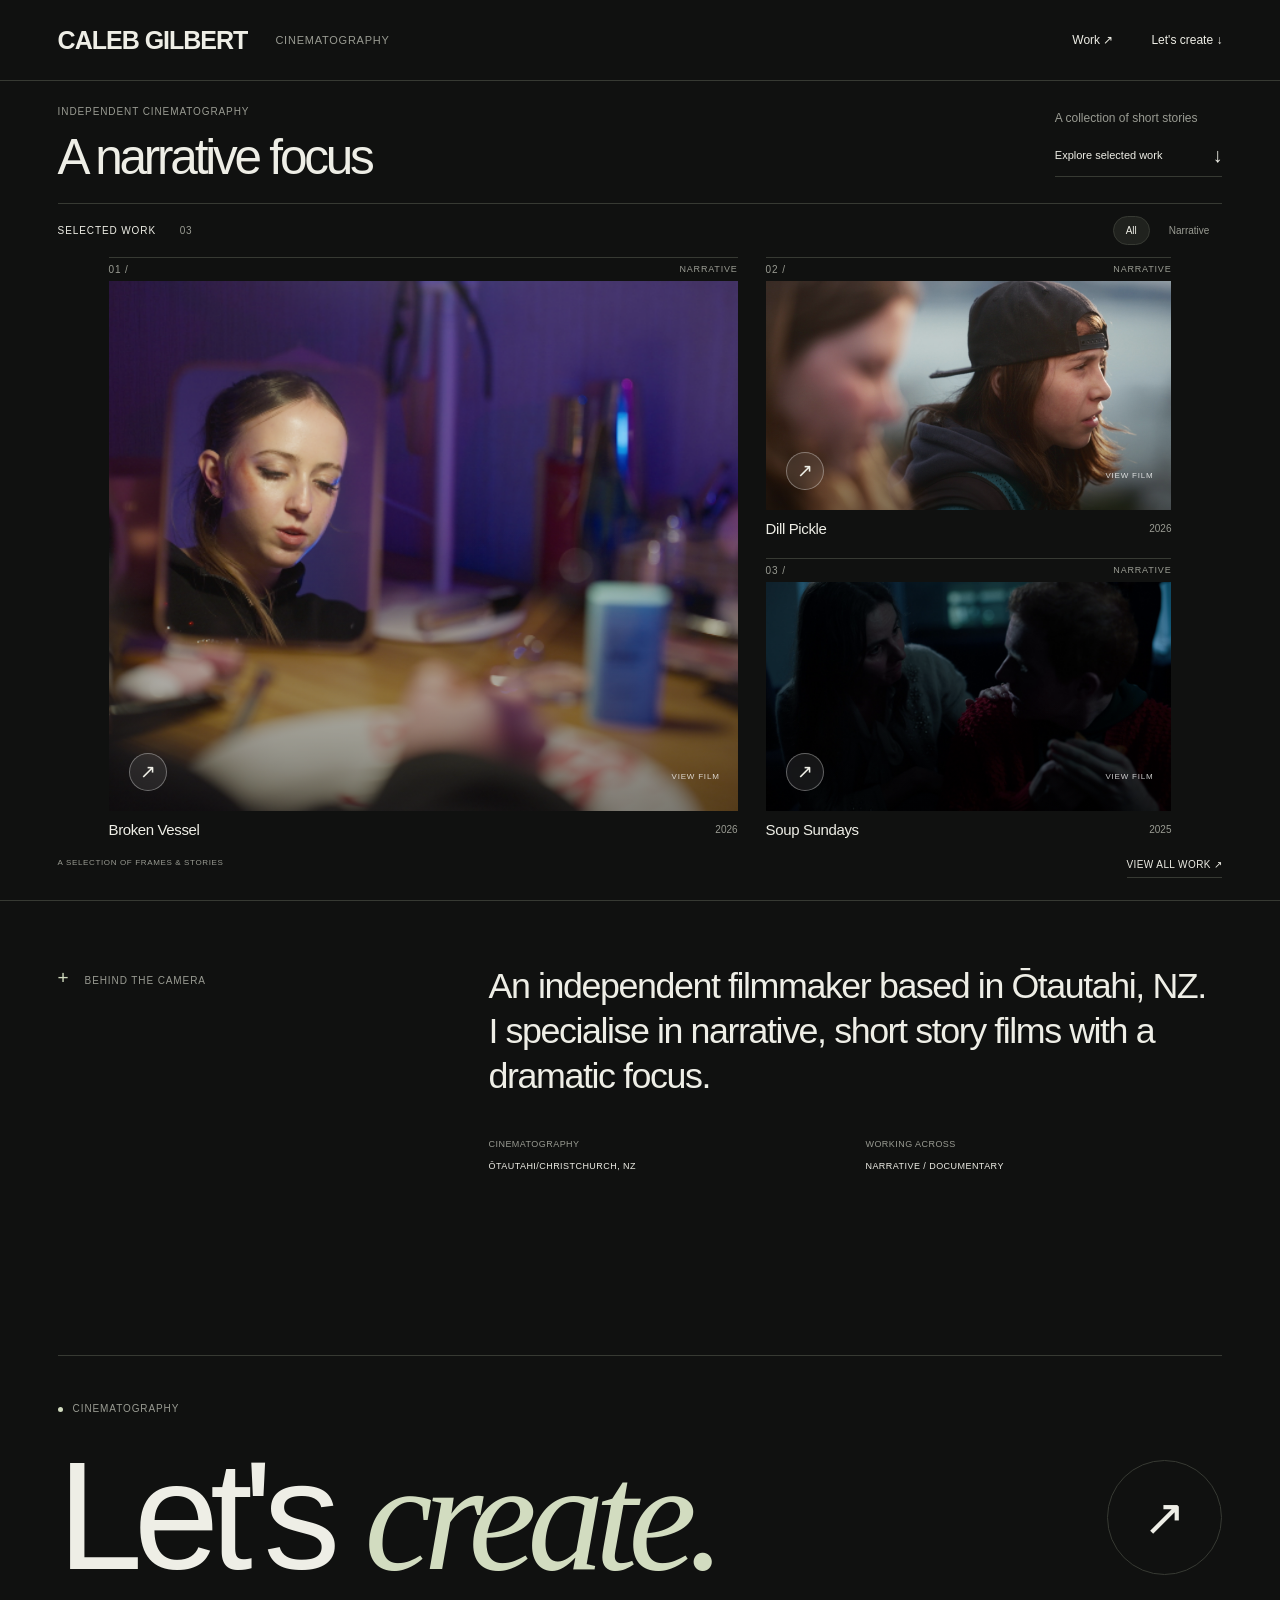
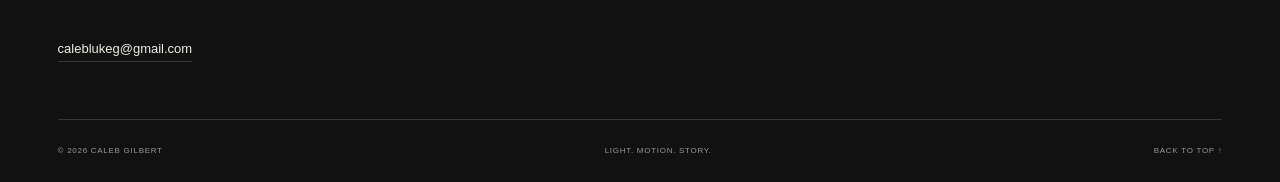
<file: index.html>
<!doctype html>
<html lang="en">
<head>
  <meta charset="utf-8">
  <meta name="viewport" content="width=device-width, initial-scale=1">
  <meta name="theme-color" content="#101110">
  <meta name="description" content="A cinematography portfolio. Selected films, stories and collaborations.">
  <title>Portfolio — Cinematography</title>
  <style>html{background:#101110}.site-loader{display:none}.is-loading body>header,.is-loading body>main,.is-loading body>footer{visibility:hidden}.is-loading .site-loader{display:block;position:fixed;inset:0;z-index:100;background:#101110}.is-loading .loading-frame{position:absolute;border:1px solid #373a33}.is-loading .loading-frame:nth-child(1){left:12%;top:24%;width:45%;height:52%}.is-loading .loading-frame:nth-child(2){left:60%;top:24%;width:28%;height:24%}.is-loading .loading-frame:nth-child(3){left:60%;top:52%;width:28%;height:24%}</style>
  <script>document.documentElement.classList.add('is-loading');window.portfolioBoot=setTimeout(function(){document.documentElement.classList.remove('is-loading');},6000);</script>
  <link rel="icon" href="assets/favicon.svg" type="image/svg+xml">
  <link rel="stylesheet" href="style.css">
  <script src="media.js" defer></script>
  <script src="site.js" defer></script>
  <script src="hover-video.js" defer></script>
  <script src="app.js" defer></script>
</head>
<body id="top" class="home-page" data-root="./" data-page="home">
  <div id="site-loader" class="site-loader" aria-hidden="true"><div class="loading-frame"></div><div class="loading-frame"></div><div class="loading-frame"></div></div>
  <a class="skip-link" href="#work">Skip to selected work</a>
  <header class="site-header wrap">
    <a class="identity" data-link="home" href="./" aria-label="Home"><span data-profile="name">Portfolio</span><span class="identity-role" data-profile="role">Cinematography</span></a>
    <nav aria-label="Main navigation"><a data-link="work" href="work/">Work <span>↗</span></a><a data-link="information" href="#information">Let's create <span>↓</span></a></nav>
  </header>
  <main>
    <div class="showcase">
    <section class="introduction wrap" aria-labelledby="intro-title">
      <div><p class="eyebrow" id="hero-eyebrow">Independent cinematography</p><h1 id="intro-title">In a different<br>light.</h1></div>
      <div class="intro-aside"><p data-profile="intro">A collection of stories told through light, movement and the moments in between.</p><a class="text-link" href="#work">Explore selected work <span aria-hidden="true">↓</span></a></div>
    </section>
    <section id="work" class="work-section wrap" aria-labelledby="work-title">
      <div class="section-bar"><h2 id="work-title">Selected work <span id="work-count">03</span></h2><div id="filters" class="filters" role="group" aria-label="Filter films"></div></div>
      <div id="projects" class="project-grid" aria-live="polite" aria-busy="true"></div>
      <p id="featured-empty" hidden><a data-link="work" href="work/">Explore the full filmography ↗</a></p>
      <p id="load-error" class="load-error" hidden>The collection is currently unavailable. Please try again later.</p>
      <noscript><p>Enable JavaScript to view the films and portfolio content.</p></noscript>
      <div class="gallery-note"><span>A selection of frames & stories</span><a class="all-work-link" data-link="work" href="work/">View all work ↗</a></div>
    </section>
    </div>
    <section id="information" class="create-section" aria-labelledby="contact-title">
      <span id="contact" class="contact-anchor" aria-hidden="true"></span>
      <div class="information wrap">
        <div class="section-label"><span class="tiny-cross" aria-hidden="true">+</span><h2 id="information-title">Behind the camera</h2></div>
        <div class="information-copy"><p class="large-copy" data-profile="biography"></p><div class="information-details"><p><span class="muted">Cinematography</span><span data-profile="location"></span></p><p><span class="muted">Working across</span><span id="categories"></span></p></div></div>
      </div>
      <div class="contact wrap">
        <p class="eyebrow"><span class="availability-dot" aria-hidden="true"></span><span data-profile="availability"></span></p>
        <div class="contact-line"><h2 id="contact-title">Let's <em>create.</em></h2><a id="contact-button" class="contact-circle" href="#contact" aria-label="Contact details"><span aria-hidden="true">↗</span></a></div>
        <div class="contact-bottom"><p id="contact-email"></p><div id="social-links" class="social-links"></div></div>
      </div>
    </section>
  </main>
  <footer class="site-footer wrap"><span>© <span id="copyright-year"></span> <span data-profile="name">Portfolio</span></span><span>Light. Motion. Story.</span><a href="#top">Back to top ↑</a></footer>
</body>
</html>
</file>
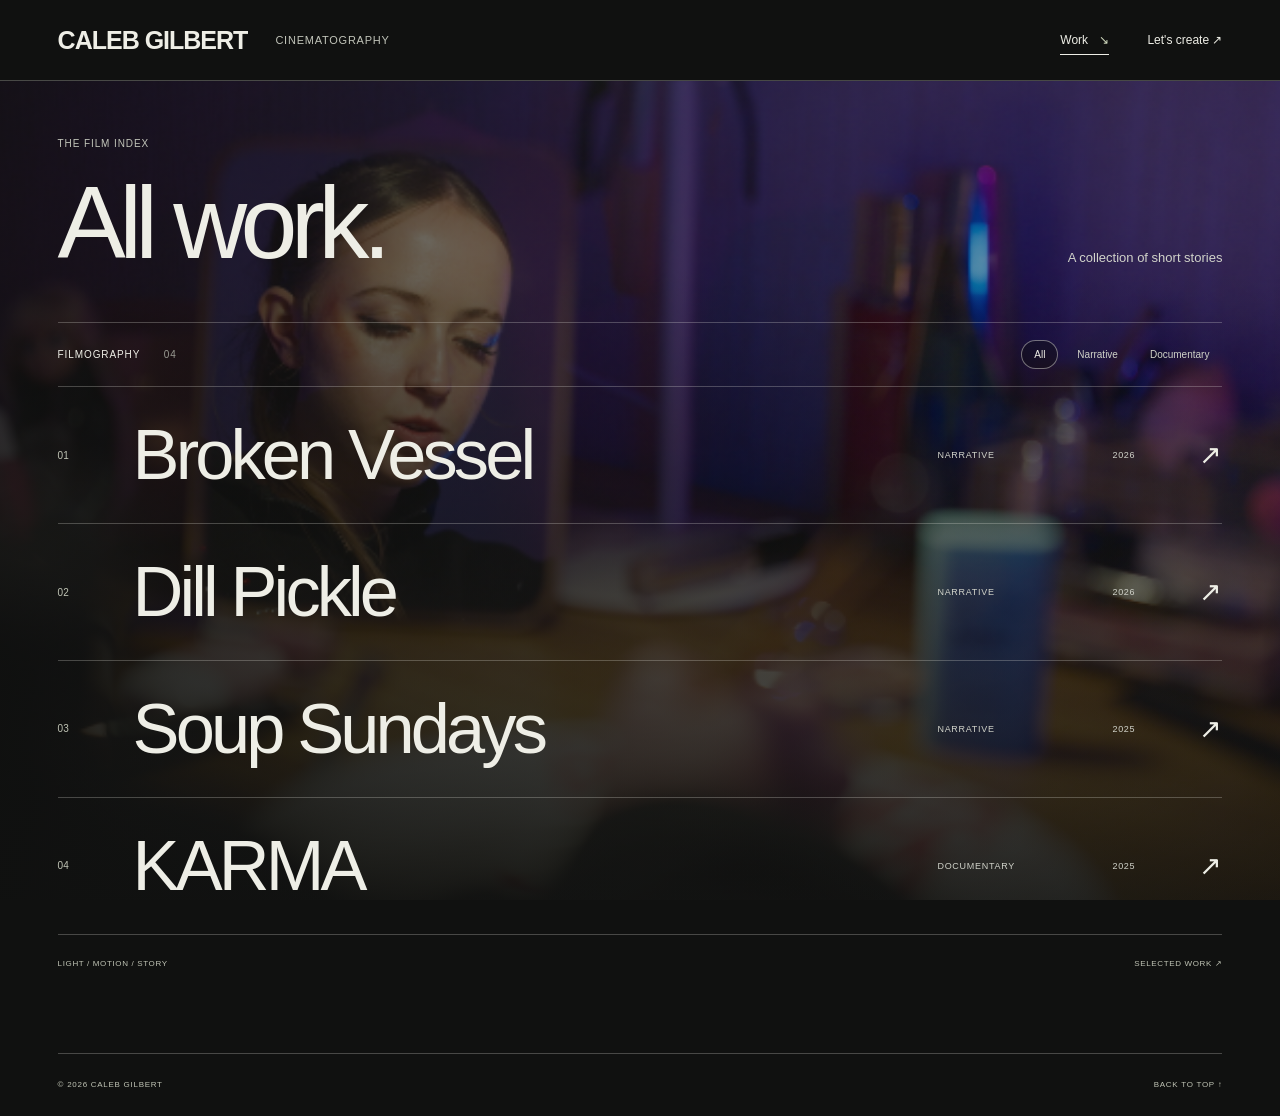
<file: work/index.html>
<!doctype html>
<html lang="en">
<head>
  <meta charset="utf-8">
  <meta name="viewport" content="width=device-width, initial-scale=1">
  <meta name="theme-color" content="#101110">
  <meta name="description" content="Films and selected cinematography.">
  <title>All work — Cinematography</title>
  <link rel="icon" href="../assets/favicon.svg" type="image/svg+xml">
  <link rel="stylesheet" href="../style.css">
  <link rel="stylesheet" href="../work.css">
  <script src="../media.js" defer></script>
  <script src="../site.js" defer></script>
  <script src="../work.js" defer></script>
</head>
<body id="top" class="archive-page" data-root="../" data-page="work">
  <a class="skip-link" href="#film-list">Skip to films</a>
  <div id="archive-preview" class="archive-preview" aria-hidden="true"><div class="preview-layer"></div><div class="preview-layer"></div></div>
  <header class="site-header wrap">
    <a class="identity" data-link="home" href="../"><span data-profile="name">Portfolio</span><span class="identity-role" data-profile="role">Cinematography</span></a>
    <nav aria-label="Main navigation"><a class="nav-active" data-link="work" href="./" aria-current="page">Work <span>↘</span></a><a data-link="information" href="../#information">Let's create <span>↗</span></a></nav>
  </header>
  <main class="archive-main wrap">
    <div class="archive-heading"><div><p class="eyebrow">The film index</p><h1>All work.</h1></div><p class="archive-intro" data-profile="intro"></p></div>
    <div class="section-bar"><h2>Filmography <span id="archive-count">00</span></h2><div id="archive-filters" class="filters" role="group" aria-label="Filter films"></div></div>
    <div id="film-list" class="film-list" aria-live="polite" aria-busy="true"></div>
    <p id="archive-error" hidden>The collection is currently unavailable. Please try again later.</p>
    <p id="archive-empty" hidden>No films in this category.</p>
    <noscript><p>Enable JavaScript to view the film index.</p></noscript>
    <div class="archive-footnote"><span>Light / Motion / Story</span><a data-link="home" href="../">Selected work ↗</a></div>
  </main>
  <footer class="site-footer wrap"><span>© <span data-year></span> <span data-profile="name">Portfolio</span></span><a href="#top">Back to top ↑</a></footer>
</body>
</html>
</file>
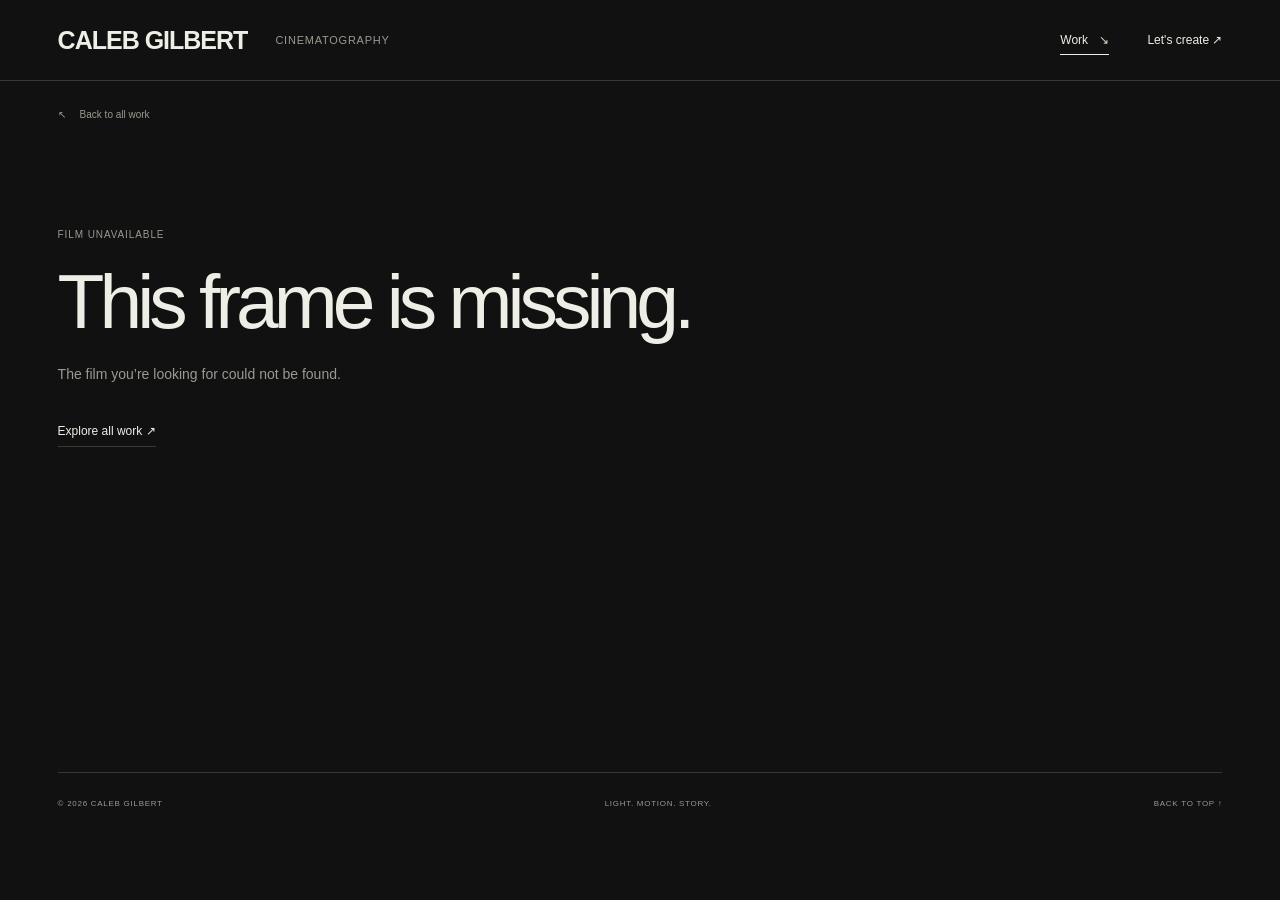
<file: work/film.html>
<!doctype html>
<html lang="en">
<head>
  <meta charset="utf-8">
  <meta name="viewport" content="width=device-width, initial-scale=1">
  <meta name="theme-color" content="#101110">
  <meta name="description" content="__PROJECT_DESCRIPTION__">
  <meta property="og:title" content="__PROJECT_TITLE__">
  <meta property="og:description" content="__PROJECT_DESCRIPTION__">
  <meta property="og:type" content="website">
  <meta property="og:url" content="__PROJECT_CANONICAL__">
  <meta property="og:image" content="__PROJECT_IMAGE__">
  <link rel="canonical" href="__PROJECT_CANONICAL__">
  <title>__PROJECT_TITLE__ — __PROFILE_NAME__</title>
  <link rel="icon" href="../../assets/favicon.svg" type="image/svg+xml">
  <link rel="stylesheet" href="../../style.css">
  <link rel="stylesheet" href="../../project.css">
  <script src="../../media.js" defer></script>
  <script src="../../site.js" defer></script>
  <script src="../../project.js" defer></script>
</head>
<body id="top" data-root="../../" data-page="film" data-project="__PROJECT_ID__">
  <a class="skip-link" href="#film-content">Skip to film</a>
  <header class="site-header wrap">
    <a class="identity" href="../../" data-link="home" aria-label="Home"><span data-profile="name">Portfolio</span><span class="identity-role" data-profile="role">Cinematography</span></a>
    <nav aria-label="Main navigation"><a class="nav-active" data-link="work" href="../../work/">Work <span aria-hidden="true">↘</span></a><a data-link="information" href="../../#information">Let's create <span aria-hidden="true">↗</span></a></nav>
  </header>
  <main id="film-content" class="project-page" aria-busy="true">
    <div class="project-breadcrumb wrap"><a data-link="work" href="../../work/"><span aria-hidden="true">↖</span> Back to all work</a><span id="project-position"></span></div>
    <article id="project-content" hidden>
      <header class="project-heading wrap">
        <p id="project-meta" class="eyebrow"></p>
        <h1 id="project-title" class="project-title">__PROJECT_TITLE__</h1>
      </header>
      <section id="project-stage" class="project-stage" aria-label="Film player">
        <div id="project-poster" class="project-poster">
          <div id="project-cover" class="project-cover"><span class="project-cover-fallback" hidden>Film still</span></div>
          <div class="project-stage-shade" aria-hidden="true"></div>
          <button id="project-play" class="project-play" type="button" hidden><span class="project-play-circle" aria-hidden="true">▶</span><span>Play film</span></button>
          <p id="project-stage-caption" class="project-stage-caption" aria-hidden="true"></p>
        </div>
        <div id="project-player" class="project-player" hidden></div>
      </section>
      <div class="project-player-bar wrap"><p id="project-player-status" role="status" aria-live="polite"></p><button id="project-stop" type="button" hidden>Stop film <span aria-hidden="true">×</span></button></div>
      <section id="project-information" class="project-information wrap project-reveal" aria-label="Film information">
        <div id="project-synopsis" class="project-synopsis"><h2 class="project-section-title">About the film</h2><p id="project-description"></p></div>
        <aside class="project-facts"><section id="project-credits-section" hidden><h2 class="project-section-title">Credits</h2><dl id="project-credits" class="project-fact-list"></dl></section><section id="project-equipment-section" hidden><h2 class="project-section-title">Equipment</h2><dl id="project-equipment" class="project-fact-list"></dl></section><a id="project-press-kit" class="project-resource" hidden target="_blank" rel="noopener noreferrer">Download press kit <span aria-hidden="true">↗</span></a></aside>
      </section>
      <section id="project-stills-section" class="project-stills-section wrap" aria-labelledby="project-stills-title" hidden>
        <div class="project-section-bar"><h2 id="project-stills-title" class="project-section-title">Selected frames</h2><span id="project-stills-count"></span></div>
        <div id="project-stills" class="project-stills"></div>
      </section>
      <nav id="project-pagination" class="project-pagination wrap project-reveal" aria-label="More films"></nav>
      <div class="project-return wrap"><a data-link="work" href="../../work/">View all work <span aria-hidden="true">↗</span></a></div>
    </article>
    <div id="project-error" class="project-error wrap" role="status" hidden><p class="eyebrow">Film unavailable</p><h1>This frame is missing.</h1><p id="project-error-message">The film you’re looking for could not be found.</p><a data-link="work" href="../../work/">Explore all work <span aria-hidden="true">↗</span></a></div>
    <noscript><p class="wrap">Enable JavaScript to view this film.</p></noscript>
  </main>
  <footer class="site-footer wrap"><span>© <span data-year></span> <span data-profile="name">Portfolio</span></span><span>Light. Motion. Story.</span><a href="#top">Back to top ↑</a></footer>
  <dialog id="still-dialog" class="still-dialog" aria-labelledby="still-title"><div class="still-dialog-head"><h2 id="still-title">Selected frame</h2><p id="still-counter" aria-live="polite"></p><button id="still-close" type="button" aria-label="Close frame">Close <span aria-hidden="true">×</span></button></div><figure><div id="still-image" class="still-image"></div><figcaption id="still-caption"></figcaption></figure><div class="still-dialog-navigation"><button id="still-previous" type="button" aria-label="Previous frame"><span aria-hidden="true">←</span> Previous</button><button id="still-next" type="button" aria-label="Next frame">Next <span aria-hidden="true">→</span></button></div></dialog>
</body>
</html>
</file>
<file: style.css>
:root{--bg:#101110;--panel:#191b18;--text:#eeeee6;--muted:#999b92;--line:#373a33;--accent:#d2dcc0;--gutter:clamp(22px,4.5vw,84px);color-scheme:dark;font-family:Arial,Helvetica,sans-serif;font-synthesis:none;scroll-behavior:smooth}
*{box-sizing:border-box}body{margin:0;background:var(--bg);color:var(--text);-webkit-font-smoothing:antialiased}body.modal-open{overflow:hidden}a{color:inherit;text-decoration:none}button,input{font:inherit}button{cursor:pointer}button,a{-webkit-tap-highlight-color:transparent}button:focus-visible,a:focus-visible{outline:2px solid var(--accent);outline-offset:6px}button:disabled{cursor:default}::selection{background:var(--accent);color:var(--bg)}.wrap{margin-inline:var(--gutter)}.skip-link{position:fixed;top:-70px;left:20px;padding:15px;background:var(--accent);color:var(--bg);z-index:10}.skip-link:focus{top:20px}.site-header{display:flex;align-items:center;justify-content:space-between;min-height:112px;border-bottom:1px solid var(--line);gap:24px}.identity{display:flex;align-items:center;gap:28px}.identity>span:first-child{font-size:25px;letter-spacing:-1px;text-transform:uppercase;font-weight:600}.identity-role{color:var(--muted);font-size:11px;line-height:1.5;max-width:100px;letter-spacing:.07em;text-transform:uppercase}.site-header nav{display:flex;align-items:center;gap:38px;font-size:12px}.site-header nav a{position:relative;padding-block:8px}.site-header nav a:hover{color:var(--accent)}.nav-active:after{content:"";position:absolute;bottom:0;left:0;right:0;height:1px;background:var(--text)}.nav-active span{margin-left:8px;color:var(--accent)}.introduction{display:flex;align-items:flex-end;justify-content:space-between;padding-block:42px 42px;gap:40px}.eyebrow,.section-label,.section-bar h2,.filters,.gallery-note,.project-type,.project-index,.project-bottom,.information-details,.site-footer{font-size:10px;letter-spacing:.09em;text-transform:uppercase;line-height:1.5}.eyebrow{margin:0 0 22px;color:var(--muted)}h1{font-size:clamp(48px,4.7vw,78px);line-height:.97;letter-spacing:-.065em;font-weight:400;margin:0;white-space:pre-line}.intro-aside{max-width:270px;padding-bottom:4px}.intro-aside p{font-size:14px;line-height:1.6;color:var(--muted);margin:0 0 26px}.text-link{font-size:11px;display:inline-flex;gap:50px;align-items:center;border-bottom:1px solid var(--line);padding-bottom:9px}.text-link span{font-size:20px}.text-link:hover{border-color:var(--accent);color:var(--accent)}.section-bar{display:flex;align-items:center;justify-content:space-between;padding:17px 0;border-top:1px solid var(--line);gap:20px}.section-bar h2{margin:0;font-weight:400;flex-shrink:0}.section-bar h2 span{color:var(--muted);margin-left:20px;font-variant-numeric:tabular-nums}.filters{display:flex;gap:6px;flex-wrap:wrap;justify-content:flex-end}.filter{border:1px solid transparent;border-radius:20px;color:var(--muted);background:none;padding:6px 12px;font-size:10px}.filter:hover{color:var(--text)}.filter[aria-pressed=true]{border-color:var(--line);color:var(--text);background:#20221e}.project-grid{display:grid;grid-template-columns:1.55fr 1fr;gap:25px 28px;align-items:stretch}.project-card{display:flex;flex-direction:column;min-width:0}.project-card:first-child:nth-last-child(3){grid-row:span 2}.project-card:first-child:nth-last-child(3) .project-image{flex:1;min-height:550px}.project-button{appearance:none;border:0;padding:0;text-align:left;background:transparent;color:inherit;width:100%;height:100%;display:flex;flex-direction:column}.project-topline{display:flex;justify-content:space-between;gap:15px;width:100%;padding:9px 0;border-top:1px solid var(--line);align-items:center}.project-index{color:var(--muted);font-variant-numeric:tabular-nums}.project-type{color:var(--muted);font-size:9px}.project-image{aspect-ratio:16/9;position:relative;width:100%;overflow:hidden;background:var(--panel);isolation:isolate}.project-image:after{content:"";position:absolute;inset:0;background:linear-gradient(transparent 45%,#0006);transition:background .3s;z-index:1}.project-image img{width:100%;height:100%;object-fit:cover;display:block;position:absolute;inset:0;transition:transform .8s cubic-bezier(.2,.6,.3,1),filter .5s;filter:saturate(.85)}.project-button:hover img{transform:scale(1.035);filter:saturate(1)}.play-circle{position:absolute;left:20px;bottom:20px;width:38px;height:38px;display:grid;place-items:center;z-index:2;background:#eeeeec16;backdrop-filter:blur(8px);border:1px solid #ffffff55;border-radius:50%;transition:background .3s}.play-circle svg{width:10px;height:12px;margin-left:2px;fill:var(--text)}.project-button:hover .play-circle{background:var(--text)}.project-button:hover .play-circle svg{fill:var(--bg)}.frame-caption{position:absolute;right:18px;bottom:30px;z-index:2;color:#ffffffc9;font-size:8px;letter-spacing:.1em;text-transform:uppercase}.project-bottom{width:100%;display:flex;justify-content:space-between;align-items:center;gap:15px;padding:12px 0 0;letter-spacing:0;text-transform:none}.project-bottom h3{font-size:15px;font-weight:400;letter-spacing:-.025em;margin:0}.project-bottom>span{font-size:10px;color:var(--muted)}.project-grid.filtered{grid-template-columns:repeat(2,minmax(0,1fr))}.project-grid.filtered .project-card{grid-row:auto!important}.project-grid.filtered .project-image{min-height:0!important;aspect-ratio:16/9}.gallery-note{display:flex;justify-content:space-between;gap:15px;color:var(--muted);font-size:8px;letter-spacing:.08em;padding-top:25px}.information{border-top:1px solid var(--line);padding-block:65px 78px;margin-top:96px;display:grid;grid-template-columns:1fr 2fr;gap:70px}.section-label{display:flex;align-items:baseline;gap:15px;color:var(--muted)}.section-label h2{font-size:10px;font-weight:400;margin:0}.tiny-cross{font-size:19px;color:var(--accent)}.large-copy{font-size:clamp(25px,2.8vw,45px);line-height:1.25;font-weight:400;letter-spacing:-.04em;margin:0;max-width:900px}.information-details{margin-top:40px;display:grid;grid-template-columns:1fr 1fr;gap:20px;letter-spacing:.05em;font-size:9px}.information-details p{display:flex;flex-direction:column;gap:8px;margin:0}.muted{color:var(--muted)}.contact{border-top:1px solid var(--line);padding-block:65px 45px}.availability-dot{display:inline-block;vertical-align:middle;width:5px;height:5px;border-radius:50%;background:var(--accent);margin-right:10px}.contact-line{display:flex;align-items:center;justify-content:space-between;gap:25px}.contact h2{margin:0;font-size:clamp(44px,7.5vw,126px);line-height:1.02;font-weight:400;letter-spacing:-.06em}.contact h2 em{font-family:Georgia,'Times New Roman',serif;font-weight:400;color:var(--accent)}.contact-circle{width:clamp(65px,9vw,132px);height:clamp(65px,9vw,132px);border:1px solid var(--line);border-radius:50%;display:grid;place-items:center;flex-shrink:0;transition:background .25s,color .25s}.contact-circle span{font-size:clamp(30px,4vw,60px);font-weight:200}.contact-circle:hover{background:var(--accent);color:var(--bg)}.contact-bottom{display:flex;justify-content:space-between;align-items:center;gap:20px;margin-top:50px;font-size:13px}.contact-bottom p{margin:0;color:var(--muted)}.contact-bottom p a{color:var(--text);border-bottom:1px solid var(--line);padding-bottom:5px}.social-links{display:flex;gap:24px;font-size:11px}.social-links a:hover{color:var(--accent)}.site-footer{margin-top:35px;padding-block:25px;border-top:1px solid var(--line);display:flex;justify-content:space-between;gap:20px;color:var(--muted);font-size:8px}.site-footer a:hover{color:var(--text)}.load-error{padding:40px 0;color:var(--accent)}[hidden]{display:none!important}.film-dialog{color:var(--text);background:var(--bg);border:1px solid var(--line);padding:28px;width:min(1100px,94vw);max-height:94dvh;overflow:auto}.film-dialog::backdrop{background:#000c;backdrop-filter:blur(9px)}.dialog-head{display:flex;justify-content:space-between;align-items:center;margin-bottom:20px;gap:20px}.dialog-head .eyebrow{margin:0}.close-button{border:0;background:transparent;color:var(--text);display:flex;align-items:center;gap:15px;font-size:11px}.close-button span{font-size:27px}.film-player{aspect-ratio:16/9;width:100%;background:var(--panel);position:relative;overflow:hidden}.film-player iframe,.film-player video{width:100%;height:100%;border:0;display:block}.placeholder-player{height:100%;position:relative;display:grid;place-items:center;text-align:center}.placeholder-player img{position:absolute;inset:0;width:100%;height:100%;object-fit:cover;filter:brightness(.35)}.placeholder-message{position:relative;z-index:1;max-width:360px;padding:20px}.placeholder-message>span{font-size:10px;text-transform:uppercase;letter-spacing:.15em;color:var(--accent)}.placeholder-message h3{font-weight:400;font-size:25px;letter-spacing:-.04em;margin:12px 0}.placeholder-message p{font-size:12px;line-height:1.6;color:#d0d2c9;margin:0}.film-details{display:grid;grid-template-columns:2fr 1fr;gap:50px;margin-top:28px}.film-details .eyebrow{margin-bottom:10px}.film-details h2{font-size:30px;letter-spacing:-.04em;margin:0 0 12px;font-weight:400}.film-details p:not(.eyebrow){color:var(--muted);font-size:13px;line-height:1.6;margin:0;white-space:pre-line}.film-details dl{margin:0;font-size:10px;line-height:1.6}.film-details dt{color:var(--muted);text-transform:uppercase;font-size:8px;letter-spacing:.1em}.film-details dd{margin:3px 0 15px}.external-film{display:inline-block;margin-top:18px;border-bottom:1px solid var(--muted);padding-bottom:4px;font-size:12px}
@media(min-width:1600px){.project-card:first-child:nth-last-child(3) .project-image{min-height:680px}}
@media(max-width:850px){.site-header{min-height:110px}.identity{gap:15px}.identity-role{display:none}.site-header nav{gap:23px}.introduction{padding-block:45px}.intro-aside{max-width:225px}.project-grid{gap:25px 18px;grid-template-columns:1.3fr 1fr}.project-card:first-child:nth-last-child(3) .project-image{min-height:440px}.information{gap:35px;grid-template-columns:1fr 2fr}.frame-caption{display:none}.filters{gap:0}.filter{padding:6px 9px}}
@media(max-width:600px){.site-header{min-height:90px;align-items:center}.identity>span:first-child{font-size:20px}.site-header nav{gap:17px;font-size:10px}.nav-active span{display:none}.introduction{padding-block:38px 35px;display:block}h1{font-size:68px;max-width:100%}.eyebrow{font-size:9px;margin-bottom:20px}.intro-aside{max-width:none;margin-top:23px;display:flex;gap:30px;align-items:flex-start}.intro-aside p{font-size:11px;max-width:210px;line-height:1.5;margin:0}.text-link{font-size:9px;gap:12px;white-space:nowrap;margin-top:1px}.text-link span{font-size:14px}.section-bar{align-items:flex-start;flex-direction:column;gap:10px;padding-block:16px}.section-bar h2{font-size:9px}.filters{justify-content:flex-start;margin-left:-9px}.filter{padding:5px 9px;font-size:9px}.project-grid,.project-grid.filtered{grid-template-columns:1fr;gap:23px}.project-card:first-child:nth-last-child(3){grid-row:auto}.project-card:first-child:nth-last-child(3) .project-image{min-height:0;aspect-ratio:4/3}.project-image{aspect-ratio:16/10}.project-topline{padding-block:7px}.project-bottom h3{font-size:14px}.project-bottom{padding-top:10px}.gallery-note{align-items:flex-start;font-size:7px;gap:30px}.gallery-note span:last-child{text-align:right}.information{margin-top:60px;padding-block:35px 45px;grid-template-columns:1fr;gap:26px}.large-copy{font-size:28px}.information-details{margin-top:30px;font-size:8px}.contact{padding-block:38px 30px}.contact h2{font-size:46px}.contact-circle{width:58px;height:58px}.contact-line{gap:10px}.contact-bottom{margin-top:35px;align-items:flex-start;flex-direction:column;gap:25px;font-size:12px}.site-footer{margin-top:20px;font-size:7px}.site-footer>span:nth-child(2){display:none}.film-dialog{padding:18px;max-height:95dvh;width:96vw}.film-details{grid-template-columns:1fr;gap:25px}.film-details dl{display:flex;gap:30px;flex-wrap:wrap}.placeholder-message h3{font-size:20px}.placeholder-message p{font-size:10px}.dialog-head .eyebrow{font-size:8px}.film-details h2{font-size:26px}}
@media(prefers-reduced-motion:reduce){:root{scroll-behavior:auto}*,*:before,*:after{transition:none!important;animation:none!important}}
.project-arrow{position:absolute;left:20px;bottom:20px;z-index:2;width:38px;height:38px;display:grid;place-items:center;border:1px solid #ffffff55;border-radius:50%;background:#eeeeec16;backdrop-filter:blur(8px);font-size:19px}.all-work-link{color:var(--text);font-size:10px;letter-spacing:.04em;border-bottom:1px solid var(--line);padding-bottom:5px}.all-work-link:hover{color:var(--accent)}

.site-loader{transition:background .65s ease;pointer-events:all}
.loading-frame{border:0!important;background:linear-gradient(var(--accent),var(--accent)) left top/100% 1px,linear-gradient(var(--accent),var(--accent)) right top/1px 100%,linear-gradient(var(--accent),var(--accent)) right bottom/100% 1px,linear-gradient(var(--accent),var(--accent)) left bottom/1px 100%;background-repeat:no-repeat;animation:draw-frame .65s ease both}
.loading-frame:nth-child(2){animation-delay:.1s}.loading-frame:nth-child(3){animation-delay:.2s}
.is-loading.is-revealing .site-loader{background:transparent}
.is-loading.is-revealing body>header,.is-loading.is-revealing body>main,.is-loading.is-revealing body>footer{visibility:visible;animation:reveal-page .65s ease both}
@keyframes draw-frame{0%{background-size:0% 1px,1px 0%,0% 1px,1px 0%;opacity:.4}25%{background-size:100% 1px,1px 0%,0% 1px,1px 0%}50%{background-size:100% 1px,1px 100%,0% 1px,1px 0%}75%{background-size:100% 1px,1px 100%,100% 1px,1px 0%}100%{background-size:100% 1px,1px 100%,100% 1px,1px 100%;opacity:1}}
@keyframes reveal-page{from{opacity:0}to{opacity:1}}
.hover-preview{position:absolute;inset:0;opacity:0;pointer-events:none;transition:opacity .65s cubic-bezier(.2,.6,.3,1);z-index:2;background:#000}
.hover-preview video,.hover-preview iframe{display:block;width:100%;height:100%;border:0}
.hover-preview video{object-fit:cover}
.project-image.preview-playing .hover-preview{opacity:1}
.project-image.preview-playing .project-arrow,.project-image.preview-playing .frame-caption{opacity:0}
.project-image .project-arrow,.project-image .frame-caption{transition:opacity .2s}
.home-page .site-header{min-height:80px;height:clamp(80px,9svh,112px)}
.home-page .showcase{min-height:calc(100svh - clamp(80px,9svh,112px));padding-bottom:28px}
.home-page .create-section{min-height:100svh;position:relative;display:flex;flex-direction:column;justify-content:space-between;border-top:1px solid var(--line);padding-block:clamp(40px,7svh,90px)}
.create-section .information{border:0;margin-top:0;padding-block:0 50px;gap:clamp(30px,5vw,90px)}
.create-section .contact{padding-block:clamp(30px,5svh,65px) 0}
.create-section .contact h2{font-size:clamp(60px,12vw,190px)}
.create-section .contact h2 em{white-space:nowrap}
.create-section .contact-bottom{margin-top:clamp(30px,5svh,60px)}
.contact-anchor{position:absolute;top:0}
.home-page .site-footer{margin-top:0}
@media(min-width:701px){
  .home-page .showcase{height:calc(100svh - clamp(80px,9svh,112px));min-height:760px;display:flex;flex-direction:column;padding-bottom:22px}
  .home-page .introduction{padding-block:clamp(18px,2.5svh,32px);gap:28px}
  .home-page .introduction .eyebrow{margin-bottom:14px}
  .home-page h1{font-size:clamp(44px,5.5svh,72px)}
  .home-page .intro-aside p{margin-bottom:15px;font-size:12px}
  .home-page .work-section{display:flex;flex-direction:column;flex:1;min-height:0}
  .home-page .section-bar{padding-block:12px;flex-shrink:0}
  .home-page .project-grid{flex:1;min-height:0;grid-auto-rows:minmax(0,1fr);gap:18px 28px}
  .home-page .project-grid{width:100%;margin-inline:auto;grid-template-columns:1.55fr 1fr}
  .home-page .project-card{min-height:0}
  .home-page .project-image,.home-page .project-card:first-child:nth-last-child(3) .project-image{flex:1;aspect-ratio:auto;min-height:200px}
  .home-page .project-topline{padding-block:4px;flex-shrink:0}
  .home-page .project-bottom{padding-top:8px;flex-shrink:0}
  .home-page .gallery-note{padding-top:16px;flex-shrink:0}
  .home-page .project-grid.layout-single{grid-template-columns:1fr}
  .home-page .project-grid.filtered.layout-three{grid-template-columns:1.55fr 1fr}
  .home-page .project-grid.filtered.layout-three .project-card:first-child{grid-row:span 2!important}
  .home-page .project-grid.filtered.layout-three .project-image{min-height:200px!important;aspect-ratio:auto}
  .home-page .showcase.many-projects{height:auto;min-height:calc(100svh - clamp(80px,9svh,112px))}
  .home-page .many-projects .project-grid{flex:none;grid-auto-rows:auto}
  .home-page .many-projects .project-image{flex:none;aspect-ratio:16/9;min-height:200px!important}
}
@media(max-width:700px){
  .home-page .site-header{min-height:80px;height:auto}
  .home-page .showcase{padding-bottom:35px}
  .home-page .project-grid,.home-page .project-grid.filtered{grid-template-columns:1fr;gap:26px}
  .home-page .project-card:first-child:nth-last-child(3){grid-row:auto}
  .home-page .project-card:first-child:nth-last-child(3) .project-image{min-height:0;aspect-ratio:16/10}
  .home-page .introduction{display:block;padding-block:35px}
  .home-page h1{font-size:clamp(42px,9.5vw,66px)}
  .home-page .intro-aside{max-width:none;margin-top:20px;display:flex;justify-content:space-between;gap:20px}
  .home-page .intro-aside p{max-width:190px;font-size:11px;margin-bottom:0}
  .home-page .create-section{padding-block:38px}
  .create-section .information{grid-template-columns:1fr;gap:24px;padding-bottom:36px}
  .create-section .large-copy{font-size:clamp(25px,5vw,34px)}
  .create-section .contact h2{font-size:clamp(52px,11vw,76px)}
  .create-section .contact-circle{width:58px;height:58px}
  .create-section .contact-bottom{align-items:flex-start;flex-direction:column;gap:25px}
}
@media(prefers-reduced-motion:reduce){.site-loader{transition:none}.hover-preview{display:none}}

:root{--header-height:clamp(80px,9svh,112px);scroll-padding-top:var(--header-height)}
.site-header,.home-page .site-header{position:sticky;top:0;z-index:30;min-height:var(--header-height);height:var(--header-height);margin-inline:0;padding-inline:var(--gutter);background:var(--bg)}
.skip-link{z-index:90}
.home-page .create-section{min-height:calc(100svh - var(--header-height))}
.project-player video{object-fit:contain}
@media(max-width:700px){:root{--header-height:80px}}
@media(min-width:701px) and (max-height:850px){
  .home-page .showcase{min-height:600px}
  .home-page .introduction{padding-block:16px}
  .home-page .introduction .eyebrow,.home-page .intro-aside p,.home-page .project-topline{display:none}
  .home-page .section-bar{padding-block:7px}
  .home-page .project-bottom{padding-top:6px;line-height:18px}
  .home-page .project-bottom h3{font-size:14px;line-height:18px}
}
</file>
<file: work.css>
.archive-page{min-height:100svh;background:#101110;isolation:isolate}.archive-preview{position:fixed;inset:0;z-index:-2;pointer-events:none;background:#101110;overflow:hidden}.preview-layer{position:absolute;inset:0;opacity:0;transition:opacity .6s ease}.preview-layer.is-visible{opacity:1}.preview-layer img,.preview-layer video{width:100%;height:100%;object-fit:cover;display:block}.archive-preview:after{content:"";position:absolute;inset:0;background:linear-gradient(90deg,#101110bf,#10111040),linear-gradient(0deg,#101110d9,transparent 70%);z-index:2}.archive-page .site-header{border-color:#eeeee640}.archive-page .identity-role,.archive-page .eyebrow{color:#c1c4b9}.archive-main{min-height:calc(100svh - 240px);padding-block:55px 10px}.archive-heading{display:flex;justify-content:space-between;align-items:flex-end;gap:40px;margin-bottom:50px}.archive-heading h1{font-size:clamp(60px,8vw,130px)}.archive-intro{max-width:250px;font-size:13px;line-height:1.6;color:#d1d3ca;margin:0 0 4px}.archive-page .section-bar,.archive-page .site-footer{border-color:#eeeee640}.film-row{display:grid;grid-template-columns:55px minmax(0,1fr) 155px 55px 35px;align-items:center;gap:20px;padding-block:32px;border-top:1px solid #eeeee640;position:relative;transition:opacity .25s,color .25s}.film-row:last-child{border-bottom:1px solid #eeeee640}.film-number{font-size:10px;color:#c0c4b5;align-self:center;font-variant-numeric:tabular-nums}.film-row-title{font-size:clamp(38px,5.5vw,88px);font-weight:400;letter-spacing:-.055em;line-height:1.02;margin:0}.film-row-category,.film-row-year{font-size:9px;text-transform:uppercase;letter-spacing:.08em;color:#d1d3ca}.film-row-year{font-variant-numeric:tabular-nums}.film-row-arrow{font-size:27px;text-align:right;transition:transform .25s}.film-row:hover,.film-row:focus-visible{color:var(--accent)}.film-row:hover .film-row-arrow,.film-row:focus-visible .film-row-arrow{transform:translate(3px,-3px)}.row-thumbnail{display:none}.archive-footnote{display:flex;justify-content:space-between;margin-block:24px 40px;gap:20px;font-size:8px;letter-spacing:.08em;text-transform:uppercase;color:#c0c4b5}.archive-footnote a:hover{color:var(--text)}.archive-page .filter{color:#d0d2c8}.archive-page .filter[aria-pressed=true]{color:var(--text);background:#10111066;border-color:#eeeee670}.archive-page .site-footer{color:#c0c4b5}.archive-page #archive-error,.archive-page #archive-empty{font-size:14px;line-height:1.6;padding:35px 0;color:var(--muted)}
@media(max-width:850px){.film-row{grid-template-columns:35px minmax(0,1fr) 90px 35px 24px;gap:13px}.film-row-category{font-size:8px}.archive-main{padding-top:42px}}
@media(max-width:600px){.archive-main{padding-top:36px}.archive-heading{display:block;margin-bottom:30px}.archive-heading h1{font-size:66px}.archive-intro{margin-top:25px;font-size:12px;max-width:240px}.film-row{grid-template-columns:24px 60px minmax(0,1fr) 22px;grid-template-rows:auto auto;column-gap:12px;row-gap:6px;padding-block:25px}.film-number{grid-row:1/3;font-size:9px}.row-thumbnail{display:block;grid-row:1/3;width:60px;height:52px;object-fit:cover}.film-row-title{font-size:clamp(24px,6.3vw,36px);grid-column:3}.film-row-category{grid-column:3;grid-row:2;font-size:8px}.film-row-year{display:none}.film-row-arrow{grid-column:4;grid-row:1/3;font-size:22px}.archive-footnote{font-size:7px;margin-bottom:28px}}
@media(hover:none){.archive-preview:after{background:#101110dc}}
@media(prefers-reduced-motion:reduce){.preview-layer,.film-row,.film-row-arrow{transition:none}.film-row:hover .film-row-arrow,.film-row:focus-visible .film-row-arrow{transform:none}}
</file>
<file: project.css>
.project-page{padding-bottom:35px}.project-breadcrumb{display:flex;justify-content:space-between;align-items:center;gap:20px;padding-block:28px 42px;color:var(--muted);font-size:10px}.project-breadcrumb a{display:inline-flex;gap:14px;align-items:center}.project-breadcrumb a:hover,.project-return a:hover{color:var(--accent)}#project-position{font-size:9px;letter-spacing:.08em;font-variant-numeric:tabular-nums}.project-heading{padding-bottom:38px}.project-heading .eyebrow{margin-bottom:17px;font-size:9px}.project-title{font-size:clamp(48px,7.6vw,126px);letter-spacing:-.065em;line-height:1.02;overflow-wrap:anywhere;white-space:normal;max-width:1200px}.project-stage{position:relative;width:100%;aspect-ratio:16/9;background:var(--panel);isolation:isolate;overflow:hidden}.project-poster,.project-player,.project-cover,.project-stage-shade{position:absolute;inset:0}.project-cover{overflow:hidden;display:grid;place-items:center}.project-cover img{display:block;position:absolute;top:-22px;left:0;width:100%;height:calc(100% + 44px);object-fit:cover;will-change:transform}.project-cover-fallback{color:var(--muted);font-size:12px;letter-spacing:.1em;text-transform:uppercase}.project-stage-shade{background:linear-gradient(transparent 45%,#0008);pointer-events:none}.project-play{position:absolute;inset:0;margin:auto;border:0;padding:0;background:none;color:var(--text);width:fit-content;height:fit-content;display:flex;align-items:center;flex-direction:column;gap:16px;font-size:10px;text-transform:uppercase;letter-spacing:.1em}.project-play-circle{display:grid;place-items:center;width:clamp(64px,7vw,108px);height:clamp(64px,7vw,108px);border:1px solid #ffffff88;border-radius:50%;background:#ffffff0d;backdrop-filter:blur(8px);font-size:17px;padding-left:3px;transition:background .25s,color .25s,transform .3s}.project-play:hover .project-play-circle{color:var(--bg);background:var(--text);transform:scale(1.05)}.project-stage-caption{position:absolute;left:var(--gutter);bottom:24px;margin:0;color:#ffffffc9;text-transform:uppercase;letter-spacing:.1em;font-size:9px}.project-player iframe,.project-player video{display:block;width:100%;height:100%;border:0;background:#000}.project-player-bar{display:flex;justify-content:space-between;align-items:center;gap:20px;min-height:44px;font-size:10px;color:var(--muted)}.project-player-bar p{margin:0}.project-player-bar button{border:0;padding:8px 0;background:none;color:var(--text);display:inline-flex;gap:12px;align-items:center;font-size:10px}.project-player-bar button span{font-size:20px}.project-information{display:grid;grid-template-columns:minmax(0,1.8fr) minmax(240px,1fr);gap:clamp(50px,9vw,160px);padding-block:35px 80px}.project-section-title{font-weight:400;font-size:9px;letter-spacing:.1em;text-transform:uppercase;color:var(--muted);line-height:1.5;margin:0 0 24px}.project-synopsis>p{font-size:clamp(21px,2.3vw,35px);font-weight:400;line-height:1.4;letter-spacing:-.035em;white-space:pre-line;margin:0;max-width:820px}.project-facts{display:flex;flex-direction:column;gap:35px;min-width:0}.project-facts .project-section-title{margin-bottom:18px}.project-fact-list{margin:0;display:grid;gap:14px}.project-fact-list>div{display:grid;grid-template-columns:minmax(80px,.8fr) minmax(0,1.2fr);gap:24px;line-height:1.5}.project-fact-list dt{color:var(--muted);font-size:10px}.project-fact-list dd{margin:0;font-size:12px;overflow-wrap:anywhere}.project-resource{display:inline-flex;align-items:center;justify-content:space-between;gap:30px;border-bottom:1px solid var(--line);padding-bottom:12px;font-size:11px;align-self:flex-start;min-width:180px}.project-resource:hover{color:var(--accent);border-color:var(--accent)}.project-stills-section{padding-bottom:80px}.project-section-bar{border-top:1px solid var(--line);padding-block:20px 26px;display:flex;justify-content:space-between;align-items:center;gap:20px}.project-section-bar .project-section-title{margin:0}.project-section-bar>span{color:var(--muted);font-size:9px;letter-spacing:.08em;font-variant-numeric:tabular-nums}.project-stills{display:grid;grid-template-columns:repeat(2,minmax(0,1fr));gap:30px 24px}.project-still{margin:0;min-width:0}.project-still:only-child{grid-column:1/-1}.project-still button{width:100%;padding:0;border:0;color:var(--text);background:var(--panel);display:block;position:relative;overflow:hidden;aspect-ratio:16/9}.project-still:only-child button{aspect-ratio:auto;min-height:180px}.project-still button img{display:block;width:100%;height:100%;object-fit:cover;transition:transform .7s cubic-bezier(.2,.6,.3,1)}.project-still:only-child button img{height:auto;max-height:none}.project-still button:not(:disabled):hover img{transform:scale(1.025)}.project-still-overlay{position:absolute;right:18px;bottom:17px;display:grid;place-items:center;background:#10111065;backdrop-filter:blur(8px);border:1px solid #ffffff44;border-radius:50%;width:34px;height:34px;font-size:17px;opacity:0;transition:opacity .3s}.project-still button:hover .project-still-overlay,.project-still button:focus-visible .project-still-overlay{opacity:1}.project-still figcaption{display:flex;justify-content:space-between;align-items:flex-start;gap:20px;margin-top:12px;font-size:10px;line-height:1.5;color:var(--muted)}.project-still figcaption span:last-child{flex-shrink:0;font-size:8px;letter-spacing:.1em}.project-still-fallback{display:grid;place-items:center;position:absolute;inset:0;background:var(--panel);color:var(--muted);font-size:11px}.project-pagination{border-top:1px solid var(--line);display:grid;grid-template-columns:repeat(2,minmax(0,1fr));gap:40px;padding-block:34px 38px}.project-pagination a{display:flex;flex-direction:column;gap:15px;min-width:0}.project-pagination a[data-direction=next]{text-align:right;grid-column:2}.project-pagination a span:first-child{font-size:9px;letter-spacing:.1em;text-transform:uppercase;color:var(--muted)}.project-pagination a span:last-child{font-size:clamp(24px,3.1vw,48px);letter-spacing:-.045em;line-height:1.1;overflow-wrap:anywhere}.project-pagination a:hover span:last-child{color:var(--accent)}.project-return{border-top:1px solid var(--line);padding-top:25px;display:flex;justify-content:center}.project-return a{display:flex;gap:55px;font-size:11px;align-items:center}.project-return a span{font-size:20px}.project-error{padding-block:65px 100px;min-height:60vh}.project-error h1{font-size:clamp(45px,6vw,85px);white-space:normal;max-width:700px}.project-error p:not(.eyebrow){color:var(--muted);font-size:14px;line-height:1.6;margin-block:25px 35px}.project-error a{font-size:12px;border-bottom:1px solid var(--line);padding-bottom:8px}.project-reveal.will-reveal{opacity:0;transform:translateY(18px);transition:opacity .8s ease,transform .8s cubic-bezier(.2,.6,.3,1)}.project-reveal.will-reveal.is-visible{opacity:1;transform:none}.still-dialog{width:min(1500px,96vw);max-width:none;max-height:95dvh;border:1px solid var(--line);padding:22px;background:var(--bg);color:var(--text);overflow:auto}.still-dialog::backdrop{background:#000e;backdrop-filter:blur(8px)}.still-dialog-head{display:flex;align-items:center;gap:20px;margin-bottom:20px;font-size:9px;letter-spacing:.08em}.still-dialog-head h2{font-size:9px;font-weight:400;text-transform:uppercase;margin:0;color:var(--muted)}.still-dialog-head p{margin:0;color:var(--muted);font-variant-numeric:tabular-nums}.still-dialog-head button{margin-left:auto;border:0;background:none;color:var(--text);font-size:10px;display:flex;align-items:center;gap:12px}.still-dialog-head button span{font-size:24px}.still-dialog figure{margin:0}.still-image{min-height:100px;display:grid;place-items:center;background:#090a09}.still-image img{display:block;width:auto;height:auto;max-width:100%;max-height:calc(95dvh - 165px);object-fit:contain}.still-dialog figcaption{color:var(--muted);font-size:11px;line-height:1.5;margin-top:15px}.still-dialog-navigation{display:flex;justify-content:space-between;gap:20px;margin-top:18px}.still-dialog-navigation button{display:flex;align-items:center;gap:15px;border:0;padding:5px 0;color:var(--text);background:none;font-size:10px}.still-dialog-navigation button:hover{color:var(--accent)}.still-dialog-navigation button:disabled{opacity:.35}.still-image-error{padding:40px;color:var(--muted);font-size:12px;text-align:center}
@media(max-width:850px){.project-breadcrumb{padding-block:24px 32px}.project-heading{padding-bottom:28px}.project-information{gap:45px;grid-template-columns:minmax(0,1.4fr) minmax(200px,1fr);padding-bottom:60px}.project-fact-list>div{gap:15px}.project-stills-section{padding-bottom:60px}}
@media(max-width:600px){.project-breadcrumb{padding-block:22px 30px;font-size:9px}.project-breadcrumb a{gap:10px}#project-position{font-size:8px}.project-heading{padding-bottom:25px}.project-heading .eyebrow{font-size:8px;margin-bottom:15px}.project-title{font-size:52px}.project-stage{aspect-ratio:16/9}.project-play{gap:11px;font-size:8px}.project-play-circle{width:60px;height:60px;font-size:13px}.project-stage-caption{bottom:15px;font-size:7px}.project-player-bar{font-size:9px;min-height:40px;gap:16px}.project-player-bar button{white-space:nowrap;font-size:9px}.project-information{grid-template-columns:1fr;gap:35px;padding-block:25px 48px}.project-section-title{font-size:8px;margin-bottom:18px}.project-synopsis>p{font-size:25px;line-height:1.4}.project-facts{gap:28px}.project-fact-list{gap:13px}.project-fact-list>div{grid-template-columns:1fr 1.3fr;gap:25px}.project-fact-list dd{font-size:12px}.project-stills-section{padding-bottom:48px}.project-section-bar{padding-block:17px 20px}.project-stills{grid-template-columns:1fr;gap:24px}.project-still figcaption{margin-top:10px;font-size:9px;gap:15px}.project-still-overlay{opacity:1;width:28px;height:28px;right:12px;bottom:12px;font-size:14px}.project-pagination{padding-block:25px 30px;gap:25px}.project-pagination a span:first-child{font-size:7px}.project-pagination a span:last-child{font-size:25px}.project-return{padding-top:20px}.project-return a{font-size:10px;gap:35px}.project-page{padding-bottom:20px}.still-dialog{padding:15px;width:96vw}.still-dialog-head{gap:14px;margin-bottom:15px;font-size:8px}.still-dialog-head h2{font-size:8px}.still-dialog-head button{gap:8px;font-size:9px}.still-dialog-navigation button{font-size:9px}.still-dialog figcaption{font-size:10px}.project-error{padding-block:45px 70px}}
@media(prefers-reduced-motion:reduce){.project-cover img{will-change:auto;transform:none!important}.project-reveal.will-reveal{opacity:1;transform:none;transition:none}.project-still button img,.project-play-circle{transition:none!important}}
.project-information.has-no-synopsis{grid-template-columns:1fr}.project-information.has-no-synopsis .project-facts{max-width:600px}
</file>
